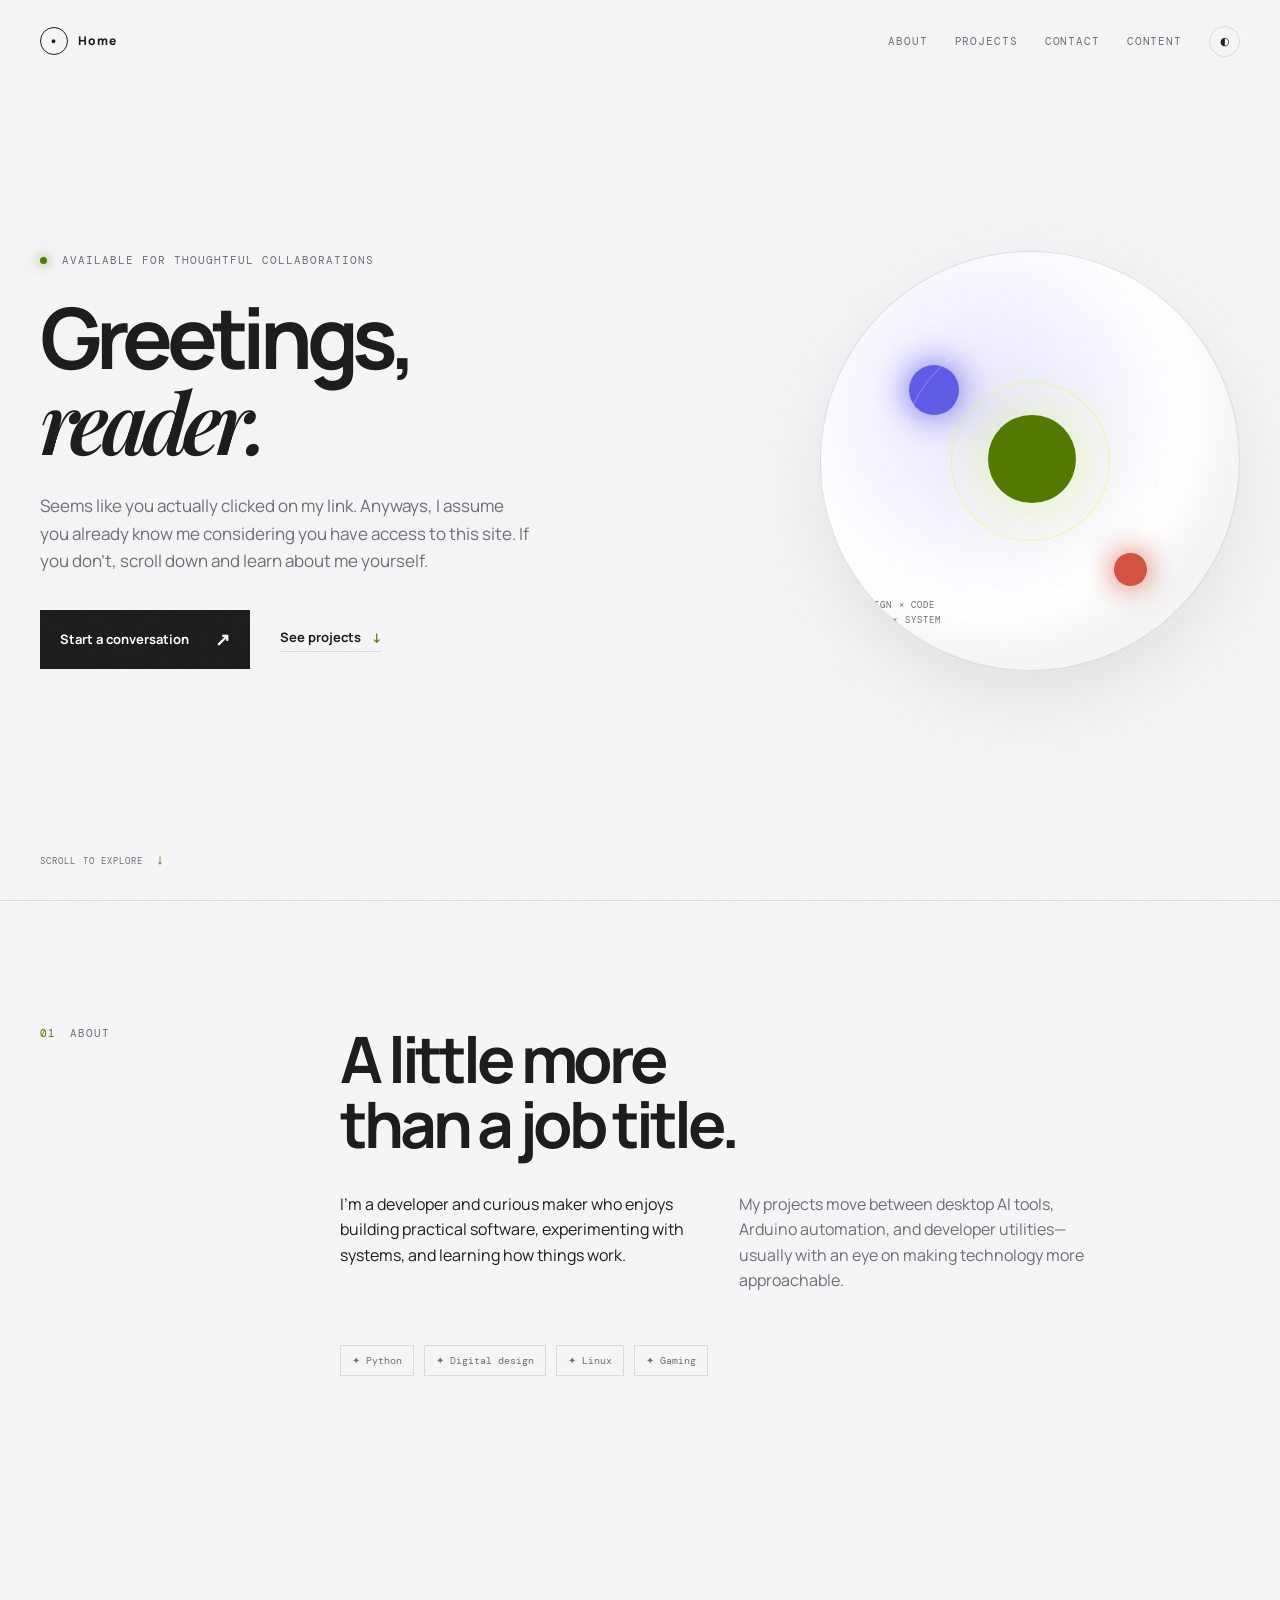
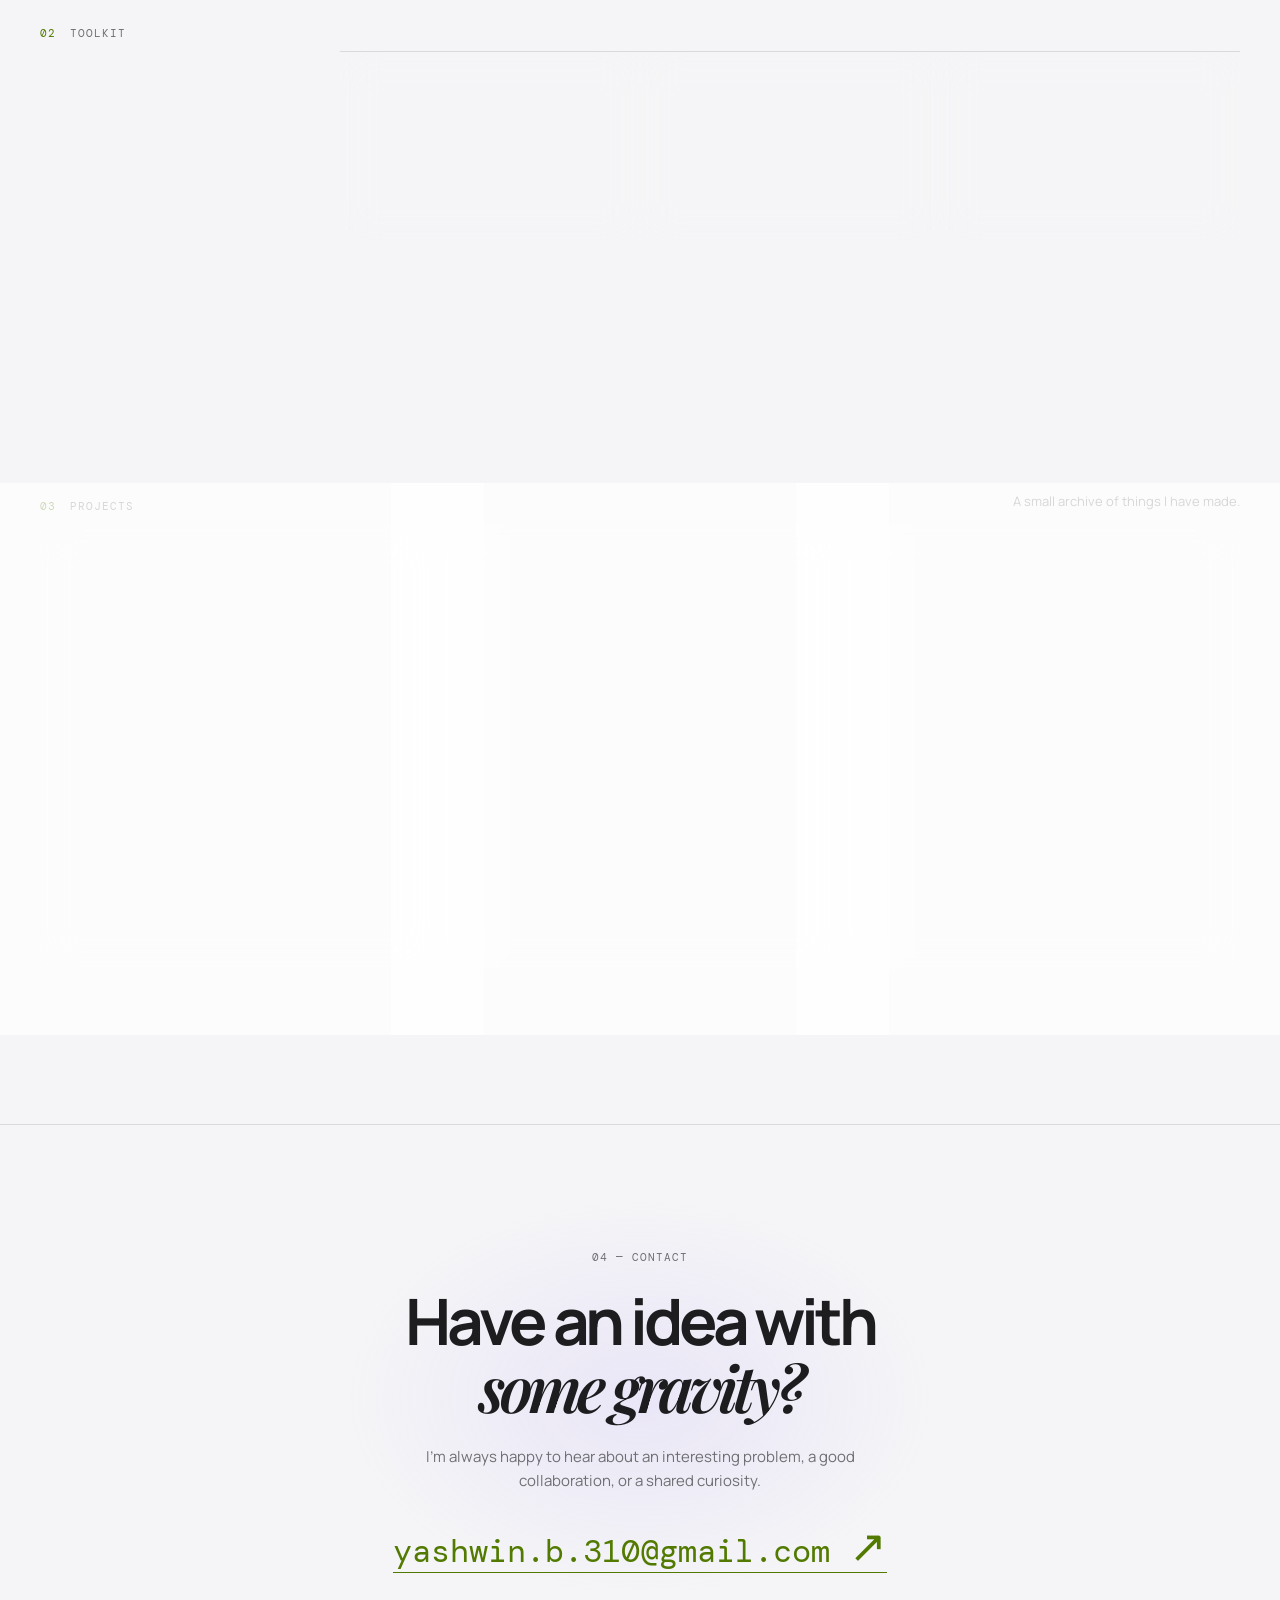
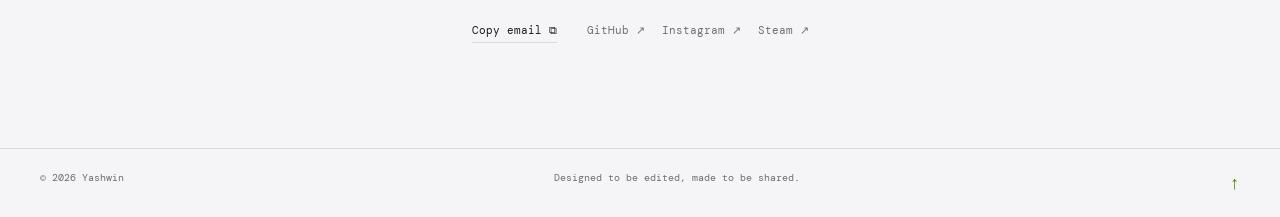
<file: site/index.html>
<!doctype html>
<html lang="en">
<head>
  <meta charset="utf-8">
  <meta name="viewport" content="width=device-width, initial-scale=1">
  <meta name="description" content="Yashwin — developer and curious maker.">
  <meta name="theme-color" content="#f5f5f7">
  <meta property="og:title" content="Yashwin — Portfolio">
  <meta property="og:description" content="A selected collection of projects by Yashwin.">
  <meta property="og:type" content="website">
  <title>About Me | TheRiddler</title>
  <link rel="stylesheet" href="assets/css/style.css">
  <style>
    /* Bright, compact, Apple-inspired layer. The colour-mode button still exposes dark mode. */
    body.light{--bg:#f5f5f7;--surface:rgba(255,255,255,.72);--text:#1d1d1f;--muted:#6e6e73;--line:rgba(29,29,31,.12);--lime:#527a00;--violet:#5e5ce6;--coral:#d45242;font-family:-apple-system,BlinkMacSystemFont,"SF Pro Display","Manrope",sans-serif}
    body.light .site-header{position:sticky;top:0;background:rgba(245,245,247,.72);backdrop-filter:blur(20px) saturate(160%);-webkit-backdrop-filter:blur(20px) saturate(160%)}
    body.light .hero-art{background:radial-gradient(circle at 40% 38%,#e8e6ff 0,#fff 55%,transparent 71%);box-shadow:0 28px 70px rgba(0,0,0,.08)}
    body.light .project-card,body.light .skills-grid article{box-shadow:0 12px 35px rgba(0,0,0,.045);backdrop-filter:blur(18px);-webkit-backdrop-filter:blur(18px)}
    body.light .button-primary{background:#1d1d1f;color:#fff}body.light .brand-mark{border-color:#1d1d1f}body.light .noise{opacity:.018}
    @media (pointer:fine) and (prefers-reduced-motion:no-preference){body.has-custom-cursor,body.has-custom-cursor a,body.has-custom-cursor button{cursor:none}.cursor-dot,.cursor-ring{position:fixed;left:0;top:0;border-radius:50%;pointer-events:none;z-index:100;transform:translate(-50%,-50%);opacity:0;transition:width .2s,height .2s,background .2s,opacity .2s}.cursor-dot{width:7px;height:7px;background:#5e5ce6}.cursor-ring{width:31px;height:31px;border:1px solid rgba(94,92,230,.6)}body.has-custom-cursor.cursor-visible .cursor-dot,body.has-custom-cursor.cursor-visible .cursor-ring{opacity:1}body.has-custom-cursor.cursor-active .cursor-dot{width:11px;height:11px;background:#1d1d1f}body.has-custom-cursor.cursor-active .cursor-ring{width:48px;height:48px;border-color:#1d1d1f;background:rgba(255,255,255,.28)}}
    .splash{display:none}@media (prefers-reduced-motion:no-preference){.js .splash{display:flex;position:fixed;inset:0;z-index:200;align-items:center;justify-content:center;overflow:hidden;background:#0d0e14;color:#f5f5f7}.splash::before,.splash::after{content:"";position:absolute;border-radius:50%;border:1px solid rgba(255,255,255,.18);animation:splash-orbit 2s cubic-bezier(.22,1,.36,1) forwards}.splash::before{width:min(76vw,720px);aspect-ratio:1}.splash::after{width:min(48vw,440px);aspect-ratio:1;border-color:rgba(167,139,250,.65);transform:rotate(48deg)}.splash-inner{position:relative;text-align:center;z-index:1}.splash-mark{width:76px;height:76px;display:grid;place-items:center;margin:0 auto 20px;border:1px solid #d7ff57;border-radius:50%;color:#d7ff57;font:16px "DM Mono",monospace;animation:splash-mark .95s cubic-bezier(.34,1.56,.64,1) both}.splash p{margin:0;font:10px "DM Mono",monospace;letter-spacing:.22em}.splash-line{width:156px;height:1px;margin:17px auto 0;background:linear-gradient(90deg,transparent,#d7ff57,transparent);transform-origin:left;animation:splash-line .9s .3s both}.splash.is-leaving{animation:splash-out .8s cubic-bezier(.76,0,.24,1) forwards}.js:not(.intro-complete) .site-header,.js:not(.intro-complete) .hero-copy,.js:not(.intro-complete) .hero-art,.js:not(.intro-complete) .scroll-cue{opacity:0}.js.intro-complete .site-header{animation:intro-up .7s .05s both}.js.intro-complete .hero-copy{animation:intro-up .8s .18s both}.js.intro-complete .hero-art{animation:intro-orbit 1.15s .35s cubic-bezier(.22,1,.36,1) both}.js.intro-complete .scroll-cue{animation:intro-up .6s .62s both}@keyframes splash-mark{from{opacity:0;transform:scale(.25) rotate(-80deg)}to{opacity:1;transform:scale(1) rotate(0)}}@keyframes splash-line{from{transform:scaleX(0)}to{transform:scaleX(1)}}@keyframes splash-orbit{from{opacity:0;transform:scale(.4) rotate(0)}to{opacity:1;transform:scale(1) rotate(180deg)}}@keyframes splash-out{to{clip-path:circle(0% at 50% 50%);visibility:hidden}}@keyframes intro-up{from{opacity:0;transform:translateY(28px)}to{opacity:1;transform:none}}@keyframes intro-orbit{from{opacity:0;transform:scale(.72) rotate(-18deg)}to{opacity:1;transform:scale(1) rotate(0)}}.js.intro-complete .hero-art .orb-one{animation:float-one 5s ease-in-out infinite}.js.intro-complete .hero-art .orb-two{animation:float-two 6s ease-in-out infinite}.js.intro-complete .hero-art .orbit-one{animation:spin 18s linear infinite}.js.intro-complete .hero-art .orbit-two{animation:spin 13s linear infinite reverse}@keyframes float-one{50%{transform:translate(18px,14px)}}@keyframes float-two{50%{transform:translate(-16px,-13px)}}@keyframes spin{to{transform:rotate(413deg)}}}@media (prefers-reduced-motion:reduce){.splash{display:none!important}}
    @media (min-width:761px) and (max-width:1100px){.hero{min-height:820px;padding-top:35px;padding-bottom:55px}.site-header{padding:0 40px}.hero-art{width:min(380px,100%)}}
  </style>
  <script>document.documentElement.classList.add('js');</script>
</head>
<body>
  <a class="skip-link" href="#main">Skip to content</a>
  <div class="splash" aria-hidden="true"><div class="splash-inner"><div class="splash-mark">●</div><p>THE RIDDLER</p><div class="splash-line"></div></div></div>
  <div class="noise" aria-hidden="true"></div><div class="cursor-dot" aria-hidden="true"></div><div class="cursor-ring" aria-hidden="true"></div>
  <header class="site-header">
    <a href="#top" class="brand" aria-label="Homepage"><span class="brand-mark">●</span><span>Home</span></a>
    <button class="menu-toggle" aria-label="Open menu" aria-expanded="false" aria-controls="site-nav"><span></span><span></span></button>
    <nav id="site-nav" aria-label="Main navigation">
      <a href="#about">About</a><a href="#projects-section">Projects</a><a href="#contact">Contact</a><a href="meme/">Content</a>
      <button class="theme-toggle" type="button" aria-label="Toggle colour theme"><span aria-hidden="true">◐</span></button>
    </nav>
  </header>

  <main id="main">
    <section class="hero section" id="top">
      <div class="hero-copy reveal">
        <p class="eyebrow"><span class="status-dot"></span> Available for thoughtful collaborations</p>
        <h1>Greetings,<br><em>reader.</em></h1>
        <p class="intro">Seems like you actually clicked on my link. Anyways, I assume you already know me considering you have access to this site. If you don't, scroll down and learn about me yourself.</p>
        <div class="hero-actions"><a class="button button-primary" href="#contact">Start a conversation <span>↗</span></a><a class="text-link" href="#projects-section">See projects <span>↓</span></a></div>
      </div>
      <div class="hero-art reveal" aria-label="An abstract orbital illustration" role="img">
        <div class="orb orb-one"></div><div class="orb orb-two"></div><div class="orb-core"></div><div class="orbit orbit-one"></div><div class="orbit orbit-two"></div>
        <p class="orbit-label">DESIGN × CODE<br>HUMAN × SYSTEM</p>
      </div>
      <p class="scroll-cue">SCROLL TO EXPLORE <span>↓</span></p>
    </section>

    <section class="section split-section" id="about">
      <div class="section-kicker reveal"><span>01</span><p>About</p></div>
      <div class="about-content reveal">
        <h2>A little more<br>than a job title.</h2>
        <div class="about-body"><p>I’m a developer and curious maker who enjoys building practical software, experimenting with systems, and learning how things work.</p><p>My projects move between desktop AI tools, Arduino automation, and developer utilities—usually with an eye on making technology more approachable.</p></div>
        <div class="interest-list" aria-label="Interests"><span>✦ Python</span><span>✦ Digital design</span><span>✦ Linux</span><span>✦ Gaming</span></div>
      </div>
    </section>

    <section class="section" id="skills">
      <div class="section-kicker reveal"><span>02</span><p>Toolkit</p></div>
      <div class="skills-grid reveal">
        <article><span class="skill-icon">◈</span><h3>Design</h3><p>Adobe Photoshop</p></article>
        <article><span class="skill-icon">&lt;/&gt;</span><h3>Development</h3><p>Python · Arduino · C++</p></article>
        <article><span class="skill-icon">⌘</span><h3>Systems</h3><p>Linux system administration</p></article>
      </div>
    </section>

    <section class="section work-section" id="projects-section">
      <div class="section-heading reveal"><div class="section-kicker"><span>03</span><p>Projects</p></div><p class="section-note">A small archive of things I have made.</p></div>
      <div class="projects-grid" id="projects" aria-live="polite">
        <noscript><p class="no-script-projects">Enable JavaScript to view the project collection.</p></noscript>
      </div>
    </section>

    <section class="contact section" id="contact">
      <div class="contact-glow" aria-hidden="true"></div>
      <p class="eyebrow reveal">04 — Contact</p>
      <h2 class="reveal">Have an idea with<br><em>some gravity?</em></h2>
      <p class="contact-intro reveal">I’m always happy to hear about an interesting problem, a good collaboration, or a shared curiosity.</p>
      <a class="email-link reveal" id="email-link" href="mailto:yashwin.b.310@gmail.com">yashwin.b.310@gmail.com <span>↗</span></a>
      <div class="contact-bottom reveal"><button id="copy-email" class="copy-button" type="button">Copy email <span aria-hidden="true">⧉</span></button><div class="social-links"><a href="https://github.com/TheRiddler2?tab=repositories" rel="noopener noreferrer" target="_blank">GitHub ↗</a><a href="https://instagram.com/yash_w1n_" rel="noopener noreferrer" target="_blank">Instagram ↗</a><a href="https://steamcommunity.com/id/D3ad_Eye3" rel="noopener noreferrer" target="_blank">Steam ↗</a></div></div>
      <!-- For real submissions on static hosting, replace the mailto flow with a vetted third-party form service. Never put secret keys in this page. -->
    </section>
  </main>
  <footer><p>© <span id="year">2026</span> Yashwin</p><p>Designed to be edited, made to be shared.</p><a href="#top" aria-label="Back to top">↑</a></footer>
  <script src="assets/js/projects.js"></script><script src="assets/js/main.js"></script>
</body>
</html>
</file>
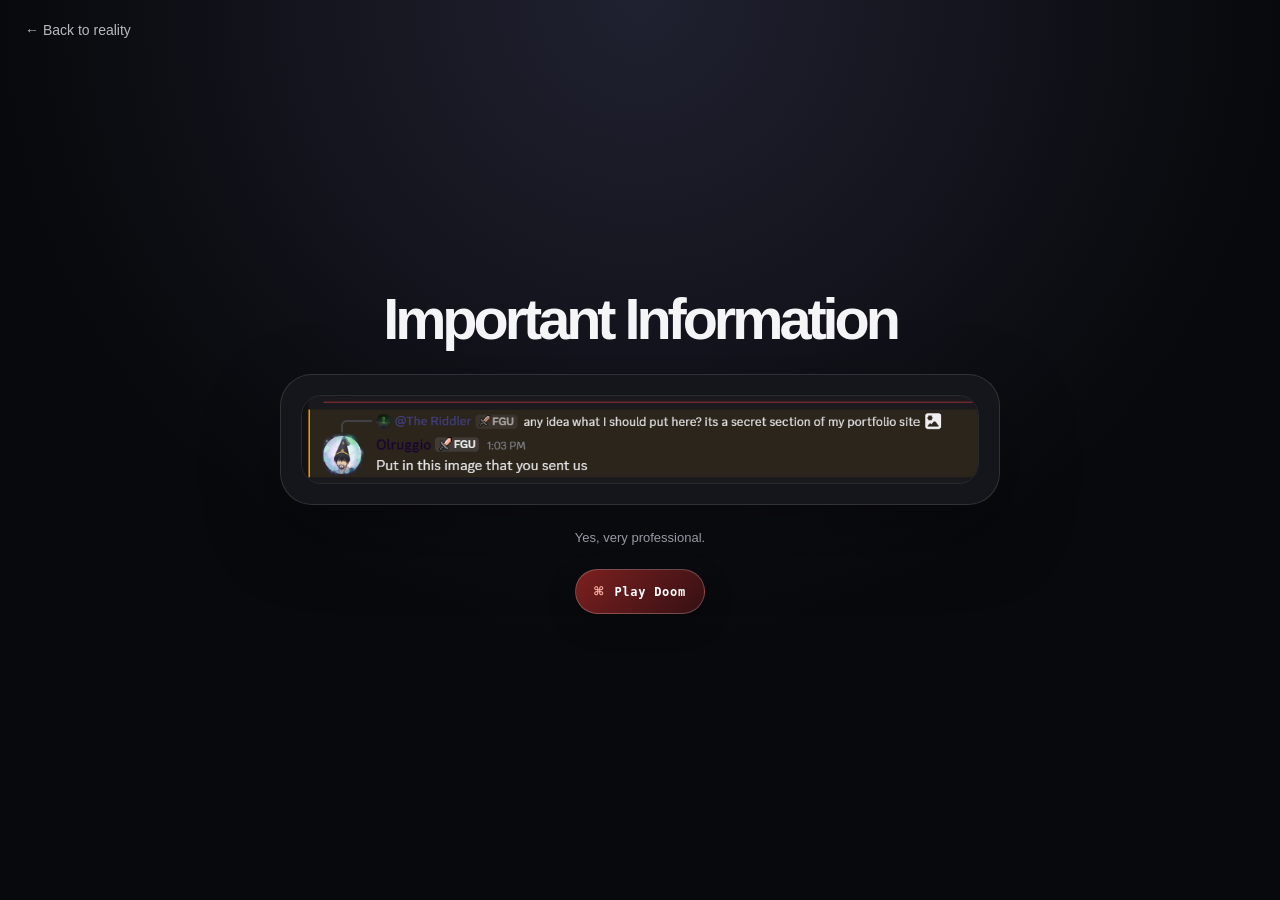
<file: site/meme/index.html>
<!doctype html>
<html lang="en">
<head>
  <meta charset="utf-8"><meta name="viewport" content="width=device-width, initial-scale=1">
  <meta http-equiv="refresh" content="0; url=../meme.html"><title>Opening meme…</title>
  <script>location.replace('../meme.html')</script>
</head>
<body><p>Opening the meme… <a href="../meme.html">Continue</a></p></body>
</html>
</file>
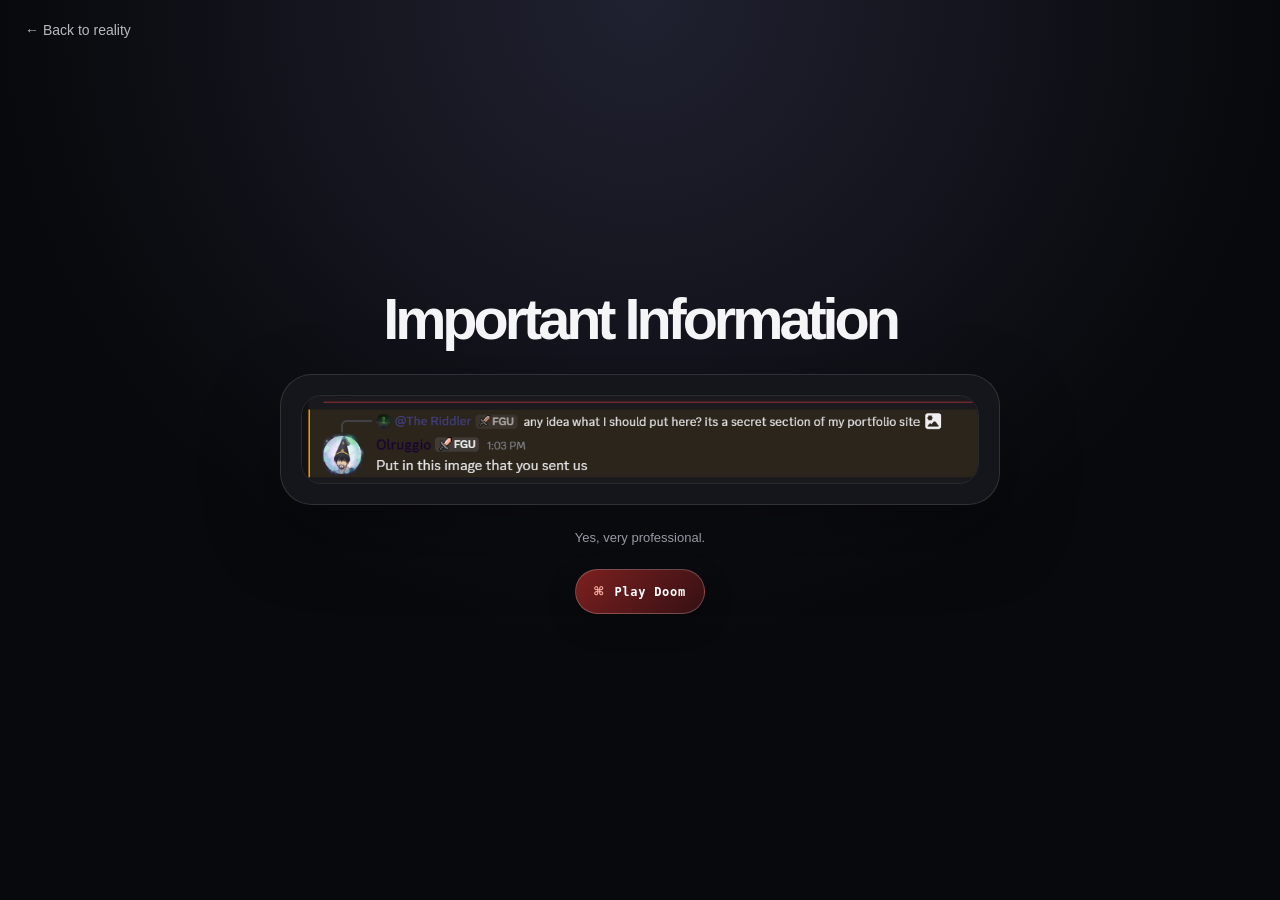
<file: site/meme.html>
<!doctype html>
<html lang="en">
<head>
  <meta charset="utf-8"><meta name="viewport" content="width=device-width, initial-scale=1">
  <meta name="description" content="Important Information."><title>Important Information</title>
  <style>
    :root{font-family:-apple-system,BlinkMacSystemFont,"Segoe UI",sans-serif;color:#f5f5f7;background:#08090c}*{box-sizing:border-box}body{margin:0;min-height:100vh;display:grid;place-items:center;padding:24px;background:radial-gradient(circle at 50% 0,#202130 0,#08090c 58%)}main{text-align:center;width:min(720px,100%)}a{color:#f5f5f7}.back{position:fixed;top:22px;left:25px;text-decoration:none;font-size:14px;color:#b8b8c0}.card{background:#15161c;border:1px solid rgba(255,255,255,.12);border-radius:32px;padding:20px;box-shadow:0 28px 75px rgba(0,0,0,.35)}.meme{border-radius:21px;display:block;overflow:hidden;background:#0d0e12;position:relative;border:1px solid rgba(255,255,255,.12);line-height:0}.meme img{width:100%;height:auto;display:block;transition:transform .45s ease,filter .45s ease}.meme:hover img{transform:scale(1.025);filter:brightness(1.08)}.caption{font-size:13px;color:#9898a4;margin:25px 0 0}.title{font-size:clamp(2rem,5vw,3.6rem);letter-spacing:-.07em;margin:0 0 22px}@media (pointer:fine) and (prefers-reduced-motion:no-preference){body.cursor-on,body.cursor-on a{cursor:none}.cursor-dot,.cursor-ring{position:fixed;left:0;top:0;border-radius:50%;pointer-events:none;z-index:10;transform:translate(-50%,-50%);opacity:0}.cursor-dot{width:7px;height:7px;background:#a78bfa}.cursor-ring{width:31px;height:31px;border:1px solid rgba(167,139,250,.72);transition:width .2s,height .2s,opacity .2s}body.cursor-visible .cursor-dot,body.cursor-visible .cursor-ring{opacity:1}body.cursor-link .cursor-ring{width:48px;height:48px}}
    .doom-button{display:inline-flex;align-items:center;gap:10px;margin-top:24px;padding:12px 18px;border:1px solid rgba(255,255,255,.22);border-radius:999px;background:linear-gradient(135deg,#7d201f,#351014);box-shadow:0 10px 28px rgba(0,0,0,.28);font:700 12px ui-monospace,SFMono-Regular,monospace;letter-spacing:.06em;text-decoration:none;transition:transform .2s ease,box-shadow .2s ease;cursor:pointer;color:#fff}.doom-button:hover{transform:translateY(-3px);box-shadow:0 15px 34px rgba(125,32,31,.35)}.doom-button span{color:#ffb5a9;font-size:16px}.doom-overlay[hidden]{display:none}.doom-overlay{position:fixed;inset:0;z-index:300;display:grid;place-items:center;padding:20px;background:rgba(0,0,0,.88);backdrop-filter:blur(16px)}.doom-window{width:min(1100px,100%);height:min(760px,calc(100vh - 40px));position:relative;overflow:hidden;border:1px solid rgba(255,255,255,.18);border-radius:18px;background:#000;box-shadow:0 35px 100px rgba(0,0,0,.55)}.doom-player{width:100%;height:100%;background:#000}.doom-error{height:100%;display:grid;place-items:center;padding:30px;text-align:center;color:#d4d4dc;font:14px -apple-system,BlinkMacSystemFont,sans-serif}.doom-error a{color:#ffb5a9}.doom-close{position:absolute;right:13px;top:13px;z-index:2;width:36px;height:36px;border:1px solid rgba(255,255,255,.28);border-radius:50%;background:rgba(10,10,12,.8);color:#fff;cursor:pointer;font-size:19px}.doom-close:focus-visible,.doom-button:focus-visible{outline:3px solid #a78bfa;outline-offset:3px}
  </style>
</head>
<body>
  <a class="back" href="index.html">← Back to reality</a>
  <div class="cursor-dot" aria-hidden="true"></div><div class="cursor-ring" aria-hidden="true"></div>
  <main><h1 class="title">Important Information</h1><div class="card"><a class="meme" href="https://youtu.be/dQw4w9WgXcQ?si=N3uJDnQNqHPNm92H" target="_blank" rel="noopener noreferrer" aria-label="Open important information"><img src="assets/images/important-information.png" alt="A Discord conversation suggesting this image for a secret portfolio section"></a></div><p class="caption">Yes, very professional.</p><button class="doom-button" id="play-doom" type="button"><span>⌘</span> Play Doom</button></main>
  <section class="doom-overlay" id="doom-overlay" aria-label="Doom game player" aria-modal="true" role="dialog" hidden><div class="doom-window"><button class="doom-close" id="close-doom" type="button" aria-label="Close Doom">×</button><div class="doom-player" id="doom-player"></div></div></section>
  <script>
    const playDoom = document.querySelector('#play-doom'), doomOverlay = document.querySelector('#doom-overlay'), closeDoom = document.querySelector('#close-doom'), doomPlayer = document.querySelector('#doom-player');
    let doomStarted = false, doomLoading;
    const showDoomError = () => { doomPlayer.innerHTML = '<p class="doom-error">The game runtime could not load. <a href="https://dos.zone/doom-dec-1993/" target="_blank" rel="noopener noreferrer">Open Doom directly</a></p>'; };
    const startDoom = async () => {
      if (doomStarted) return;
      doomPlayer.innerHTML = '<p class="doom-error">Loading Doom…</p>';
      if (!doomLoading) doomLoading = new Promise((resolve, reject) => { const css = document.createElement('link'), script = document.createElement('script'); css.rel = 'stylesheet'; css.href = 'https://br.cdn.dos.zone/js-dos/latest/js-dos.css'; document.head.append(css); script.src = 'https://br.cdn.dos.zone/js-dos/latest/js-dos.js'; script.onload = resolve; script.onerror = reject; document.head.append(script); });
      try { await doomLoading; emulators.pathPrefix = 'https://br.cdn.dos.zone/js-dos/latest/'; doomPlayer.innerHTML = ''; await Dos(doomPlayer).run('https://cdn.dos.zone/custom/dos/doom.jsdos'); doomStarted = true; } catch { showDoomError(); }
    };
    const closeGame = () => { doomOverlay.hidden = true; playDoom.focus(); };
    playDoom.addEventListener('click', () => { doomOverlay.hidden = false; closeDoom.focus(); startDoom(); });
    closeDoom.addEventListener('click', closeGame);
    document.addEventListener('keydown', event => { if (event.key === 'Escape' && !doomOverlay.hidden) closeGame(); });
    if (matchMedia('(pointer: fine)').matches && !matchMedia('(prefers-reduced-motion: reduce)').matches) {
      const dot = document.querySelector('.cursor-dot'), ring = document.querySelector('.cursor-ring'); let x=0,y=0,rx=0,ry=0;
      document.body.classList.add('cursor-on');
      document.addEventListener('pointermove', e => { x=e.clientX;y=e.clientY;dot.style.left=x+'px';dot.style.top=y+'px';document.body.classList.add('cursor-visible'); });
      document.addEventListener('pointerover', e => document.body.classList.toggle('cursor-link', Boolean(e.target.closest('a'))));
      const animate = () => { rx+=(x-rx)*.16;ry+=(y-ry)*.16;ring.style.left=rx+'px';ring.style.top=ry+'px';requestAnimationFrame(animate); }; animate();
    }
  </script>
</body>
</html>
</file>
<file: site/assets/css/style.css>
@import url('https://fonts.googleapis.com/css2?family=DM+Mono:wght@400;500&family=Manrope:wght@400;500;600;700;800&family=Playfair+Display:ital,wght@0,600;0,700;1,600;1,700&display=swap');
:root{--bg:#0a0d14;--surface:#111621;--text:#f3f1ea;--muted:#a3a6ad;--line:rgba(243,241,234,.15);--lime:#d7ff57;--violet:#a78bfa;--coral:#ff8f70;--mono:'DM Mono',monospace;--sans:'Manrope',sans-serif;--serif:'Playfair Display',serif}*{box-sizing:border-box}html{scroll-behavior:smooth}body{margin:0;background:var(--bg);color:var(--text);font-family:var(--sans);line-height:1.6;transition:background .35s,color .35s}.noise{position:fixed;inset:0;opacity:.035;pointer-events:none;z-index:10;background-image:url("data:image/svg+xml,%3Csvg viewBox='0 0 180 180' xmlns='http://www.w3.org/2000/svg'%3E%3Cfilter id='n'%3E%3CfeTurbulence type='fractalNoise' baseFrequency='.9' numOctaves='3' stitchTiles='stitch'/%3E%3C/filter%3E%3Crect width='100%25' height='100%25' filter='url(%23n)' opacity='.7'/%3E%3C/svg%3E")}a{color:inherit;text-decoration:none}button{font:inherit;color:inherit}.skip-link{position:absolute;left:-999px;top:8px;background:var(--lime);color:#111;padding:8px;z-index:20}.skip-link:focus{left:8px}.site-header{height:82px;display:flex;align-items:center;justify-content:space-between;max-width:1280px;padding:0 40px;margin:auto;position:relative;z-index:5}.brand{display:flex;gap:10px;align-items:center;font-size:12px;font-weight:800;letter-spacing:.08em}.brand-mark{border:1px solid var(--text);width:28px;height:28px;display:grid;place-items:center;border-radius:50%;font:9px var(--mono)}nav{display:flex;align-items:center;gap:27px;font:11px var(--mono);text-transform:uppercase;letter-spacing:.08em}nav a{color:var(--muted);transition:color .2s}nav a:hover{color:var(--lime)}.theme-toggle,.menu-toggle{border:1px solid var(--line);background:transparent;border-radius:50%;width:31px;height:31px;cursor:pointer}.menu-toggle{display:none}.section{max-width:1280px;margin:auto;padding:125px 40px}.hero{min-height:calc(100vh - 82px);display:grid;grid-template-columns:1.1fr .9fr;align-items:center;position:relative;padding-top:65px}.eyebrow,.section-kicker{font:11px var(--mono);letter-spacing:.09em;text-transform:uppercase;color:var(--muted)}.status-dot{display:inline-block;background:var(--lime);width:7px;height:7px;border-radius:50%;margin-right:7px;box-shadow:0 0 12px var(--lime)}h1,h2,h3,p{margin-top:0}h1{font-size:clamp(3.15rem,6.6vw,6.5rem);line-height:.99;letter-spacing:-.075em;margin:28px 0}h1 em,h2 em{font-family:var(--serif);font-weight:600;letter-spacing:-.08em}.intro{max-width:490px;color:var(--muted);font-size:17px}.intro strong,#typed-role{color:var(--text);font-weight:600}.hero-actions{display:flex;align-items:center;gap:30px;margin-top:36px}.button{display:inline-flex;gap:26px;align-items:center;padding:15px 20px;font-size:13px;font-weight:700}.button-primary{background:var(--lime);color:#12160a}.button span{font-size:18px}.text-link{font-size:13px;font-weight:700;border-bottom:1px solid var(--line);padding-bottom:4px}.text-link span{color:var(--lime);margin-left:8px}.hero-art{width:min(420px,100%);aspect-ratio:1;justify-self:end;position:relative;border:1px solid var(--line);border-radius:50%;overflow:hidden;background:radial-gradient(circle at 40% 38%,#202336 0,#10141d 50%,transparent 71%)}.orb,.orb-core,.orbit{position:absolute;border-radius:50%}.orb-core{width:21%;aspect-ratio:1;background:var(--lime);left:40%;top:39%;box-shadow:0 0 55px 13px rgba(215,255,87,.32)}.orb-one{background:var(--violet);width:12%;aspect-ratio:1;left:21%;top:27%;box-shadow:0 0 35px var(--violet)}.orb-two{background:var(--coral);width:8%;aspect-ratio:1;right:22%;bottom:20%;box-shadow:0 0 30px var(--coral)}.orbit{border:1px solid rgba(243,241,234,.28);inset:19%;transform:rotate(53deg)}.orbit-two{inset:31%;transform:rotate(-18deg);border-color:rgba(215,255,87,.5)}.orbit-label{position:absolute;bottom:34px;left:35px;font:9px/1.6 var(--mono);letter-spacing:.12em;color:var(--muted)}.scroll-cue{position:absolute;bottom:22px;left:40px;font:9px var(--mono);letter-spacing:.12em;color:var(--muted)}.scroll-cue span{color:var(--lime);font-size:15px;margin-left:6px}.split-section{border-top:1px solid var(--line);display:grid;grid-template-columns:25% 1fr}.section-kicker{display:flex;gap:14px;align-items:baseline}.section-kicker span{color:var(--lime)}.about-content{max-width:760px}.about-content h2,.journey-head h2,.contact h2{font-size:clamp(2.6rem,5vw,5rem);line-height:1.02;letter-spacing:-.065em;margin-bottom:35px}.about-body{display:grid;grid-template-columns:1fr 1fr;gap:38px;color:var(--muted);font-size:16px}.about-body p:first-child{color:var(--text)}.interest-list{display:flex;flex-wrap:wrap;gap:10px;margin-top:35px}.interest-list span{border:1px solid var(--line);padding:8px 11px;font:10px var(--mono);color:var(--muted)}.skills-grid{margin-left:25%;display:grid;grid-template-columns:repeat(3,1fr);border-top:1px solid var(--line)}.skills-grid article{padding:32px 25px 28px;border-right:1px solid var(--line);border-bottom:1px solid var(--line)}.skills-grid article:first-child{border-left:1px solid var(--line)}.skill-icon{font:26px var(--mono);color:var(--lime)}.skills-grid h3{font-size:15px;margin:28px 0 8px}.skills-grid p{font-size:12px;color:var(--muted);line-height:1.8}.section-heading{display:flex;justify-content:space-between;align-items:end}.section-note{color:var(--muted);font-size:13px}.filter-bar{display:flex;gap:8px;margin:35px 0 26px}.filter{background:transparent;border:1px solid var(--line);border-radius:20px;padding:8px 13px;cursor:pointer;font:10px var(--mono);text-transform:uppercase;color:var(--muted)}.filter.active,.filter:hover{border-color:var(--lime);color:var(--lime)}.projects-grid{display:grid;grid-template-columns:repeat(3,1fr);gap:14px}.project-card{background:var(--surface);min-width:0}.project-visual{height:220px;position:relative;overflow:hidden;padding:18px;font:11px var(--mono);color:var(--muted);background:linear-gradient(135deg,rgba(255,255,255,.04),transparent)}.shape{width:115px;height:115px;position:absolute;right:14%;bottom:15%;border:1px solid currentColor;transform:rotate(45deg);color:var(--violet);box-shadow:0 0 45px rgba(167,139,250,.15)}.lime .shape{color:var(--lime);border-radius:50%;transform:none}.coral .shape{color:var(--coral);border-radius:40% 0;transform:rotate(-18deg)}.project-meta{padding:23px}.project-meta>p:first-child{font:10px var(--mono);text-transform:uppercase;letter-spacing:.1em;color:var(--muted)}.project-meta h3{font-size:19px;letter-spacing:-.04em;margin:9px 0}.project-description{font-size:13px;color:var(--muted);min-height:62px}.project-footer{border-top:1px solid var(--line);padding-top:15px;display:flex;justify-content:space-between;gap:12px;align-items:end}.project-footer ul{list-style:none;padding:0;margin:0;display:flex;gap:5px;flex-wrap:wrap}.project-footer li{font:9px var(--mono);color:var(--muted)}.project-footer a{font:10px var(--mono);margin-left:10px;color:var(--lime)}.journey-section{border-top:1px solid var(--line);display:grid;grid-template-columns:25% 1fr}.journey-head{display:flex;justify-content:space-between;grid-column:2;align-items:end}.journey-head p{max-width:260px;color:var(--muted);font-size:13px}.timeline{grid-column:2;list-style:none;margin:50px 0 0;padding:0;border-top:1px solid var(--line)}.timeline li{display:grid;grid-template-columns:115px 1fr;gap:26px;border-bottom:1px solid var(--line);padding:24px 0}.timeline span{font:10px var(--mono);color:var(--lime)}.timeline h3{font-size:15px;margin:0 0 5px}.timeline p{color:var(--muted);font-size:13px;margin:0}.contact{margin-top:30px;max-width:none;text-align:center;border-top:1px solid var(--line);position:relative;overflow:hidden;padding-bottom:105px}.contact>*{position:relative}.contact-glow{position:absolute;width:620px;height:420px;left:50%;top:10%;transform:translateX(-50%);background:radial-gradient(ellipse,rgba(167,139,250,.14),transparent 67%)}.contact h2{margin:24px 0}.contact-intro{max-width:470px;margin:0 auto 25px;color:var(--muted);font-size:15px}.email-link{font:clamp(1.1rem,2.5vw,2rem) var(--mono);color:var(--lime);border-bottom:1px solid currentColor}.email-link span{font-size:1.4em}.contact-bottom{display:flex;justify-content:center;align-items:center;gap:30px;margin-top:42px}.copy-button{border:0;background:transparent;border-bottom:1px solid var(--line);padding:5px 0;cursor:pointer;font:11px var(--mono)}.social-links{display:flex;gap:17px;font:11px var(--mono);color:var(--muted)}.social-links a:hover{color:var(--lime)}footer{max-width:1280px;border-top:1px solid var(--line);margin:auto;padding:22px 40px;display:flex;justify-content:space-between;color:var(--muted);font:10px var(--mono)}footer a{color:var(--lime);font-size:18px}.js .reveal{opacity:0;transform:translateY(16px);transition:opacity .65s ease,transform .65s ease}.js .reveal.shown{opacity:1;transform:none}body.light{--bg:#f5f4ef;--surface:#e8e7e1;--text:#14151a;--muted:#5e626a;--line:rgba(20,21,26,.18)}@media(max-width:760px){.site-header{height:70px;padding:0 20px}.menu-toggle{display:grid;place-content:center;gap:5px}.menu-toggle span{display:block;width:12px;border-top:1px solid var(--text)}nav{position:absolute;top:70px;left:0;right:0;display:none;flex-direction:column;align-items:stretch;gap:0;background:var(--bg);padding:12px 20px 20px;border-bottom:1px solid var(--line)}nav.open{display:flex}nav a{padding:13px 0;border-bottom:1px solid var(--line)}.theme-toggle{margin-top:14px}.section{padding:80px 20px}.hero{min-height:auto;display:block;padding-top:70px;padding-bottom:95px}.hero-art{width:270px;margin:60px auto 0}.scroll-cue{left:20px}.split-section,.journey-section{display:block}.section-kicker{margin-bottom:38px}.about-body{display:block}.skills-grid{margin-left:0;grid-template-columns:1fr}.skills-grid article{border-left:1px solid var(--line)}.section-heading,.journey-head{display:block}.section-note{margin-top:10px}.projects-grid{grid-template-columns:1fr}.project-visual{height:190px}.timeline{margin-top:40px}.timeline li{grid-template-columns:66px 1fr}.contact{padding:80px 20px}.contact-bottom{flex-direction:column;gap:22px}footer{padding:20px;gap:15px}.social-links{gap:12px}}@media(prefers-reduced-motion:reduce){*,*::before,*::after{scroll-behavior:auto!important;animation:none!important;transition:none!important}.js .reveal{opacity:1;transform:none}}
</file>
